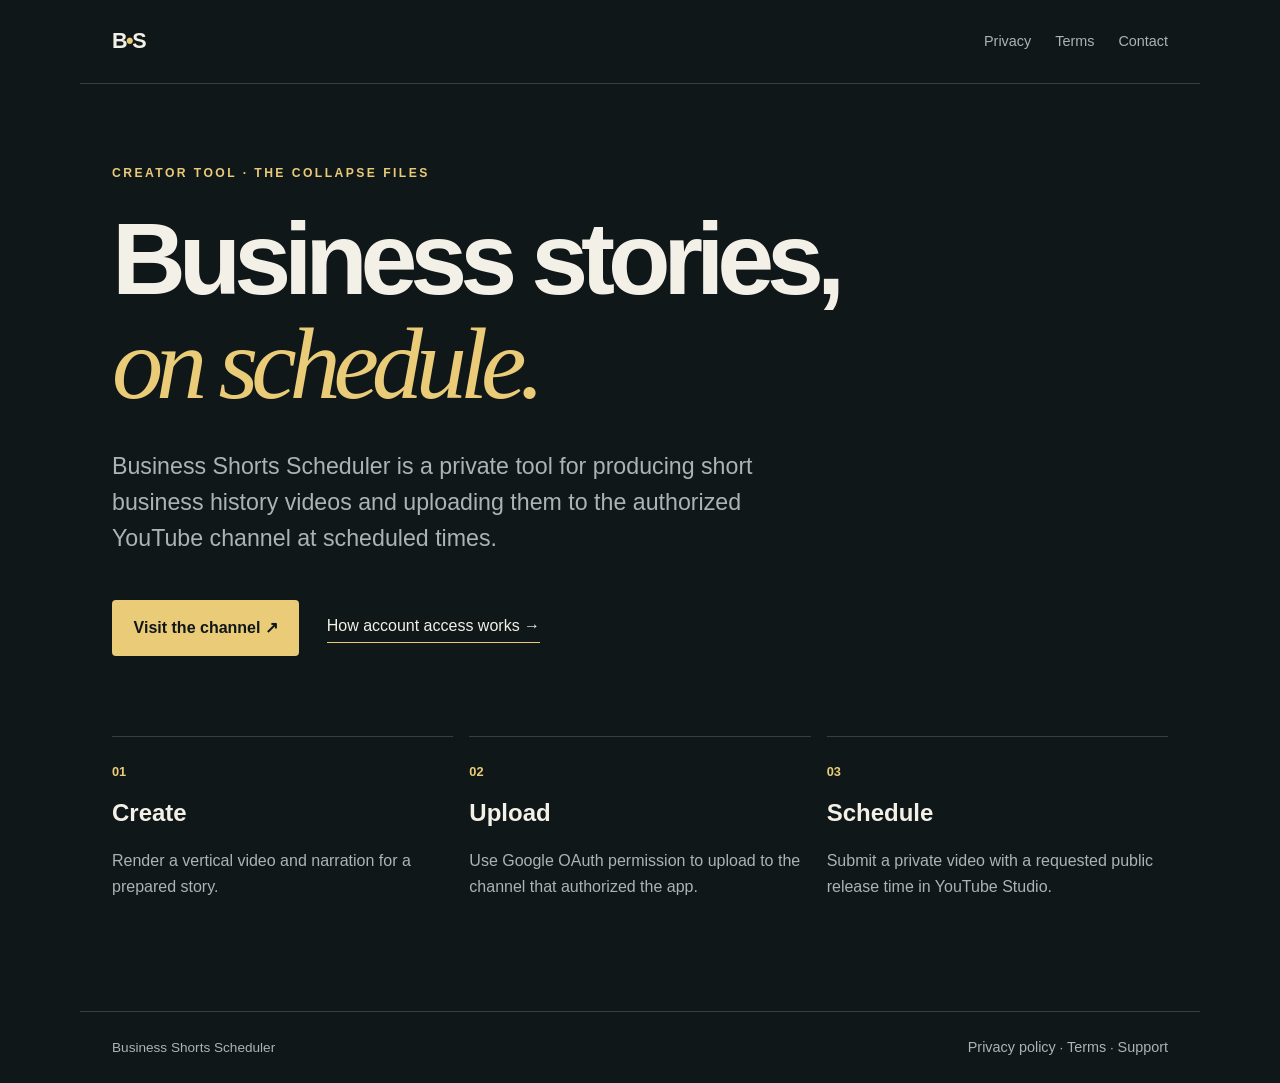
<file: index.html>
<!doctype html>
<html lang="en">
<head>
  <meta charset="utf-8">
  <meta name="viewport" content="width=device-width, initial-scale=1">
  <meta name="description" content="Business Shorts Scheduler support and privacy information.">
  <meta name="google-site-verification" content="0WXRLDorKp12IzqQhV8FBamaFW7JgCBmmsQcMIEs-hY">
  <title>Business Shorts Scheduler</title>
  <link rel="stylesheet" href="/styles.css">
</head>
<body>
  <header class="site-header"><a class="brand" href="/">B<span>•</span>S</a><nav aria-label="Main"><a href="/privacy.html">Privacy</a><a href="/terms.html">Terms</a><a href="mailto:chasendean2@gmail.com">Contact</a></nav></header>
  <main class="page hero">
    <p class="eyebrow">Creator tool · The Collapse Files</p>
    <h1>Business stories,<br><em>on schedule.</em></h1>
    <p class="lead">Business Shorts Scheduler is a private tool for producing short business history videos and uploading them to the authorized YouTube channel at scheduled times.</p>
    <div class="actions"><a class="button" href="https://www.youtube.com/channel/UCL4rdzkcSiirgydjkGPlDpA">Visit the channel <span aria-hidden="true">↗</span></a><a class="text-link" href="/privacy.html">How account access works <span aria-hidden="true">→</span></a></div>
    <section class="info-grid" aria-label="How it works"><article><span class="number">01</span><h2>Create</h2><p>Render a vertical video and narration for a prepared story.</p></article><article><span class="number">02</span><h2>Upload</h2><p>Use Google OAuth permission to upload to the channel that authorized the app.</p></article><article><span class="number">03</span><h2>Schedule</h2><p>Submit a private video with a requested public release time in YouTube Studio.</p></article></section>
  </main>
  <footer><span>Business Shorts Scheduler</span><span><a href="/privacy.html">Privacy policy</a> · <a href="/terms.html">Terms</a> · <a href="mailto:chasendean2@gmail.com">Support</a></span></footer>
</body>
</html>
</file>
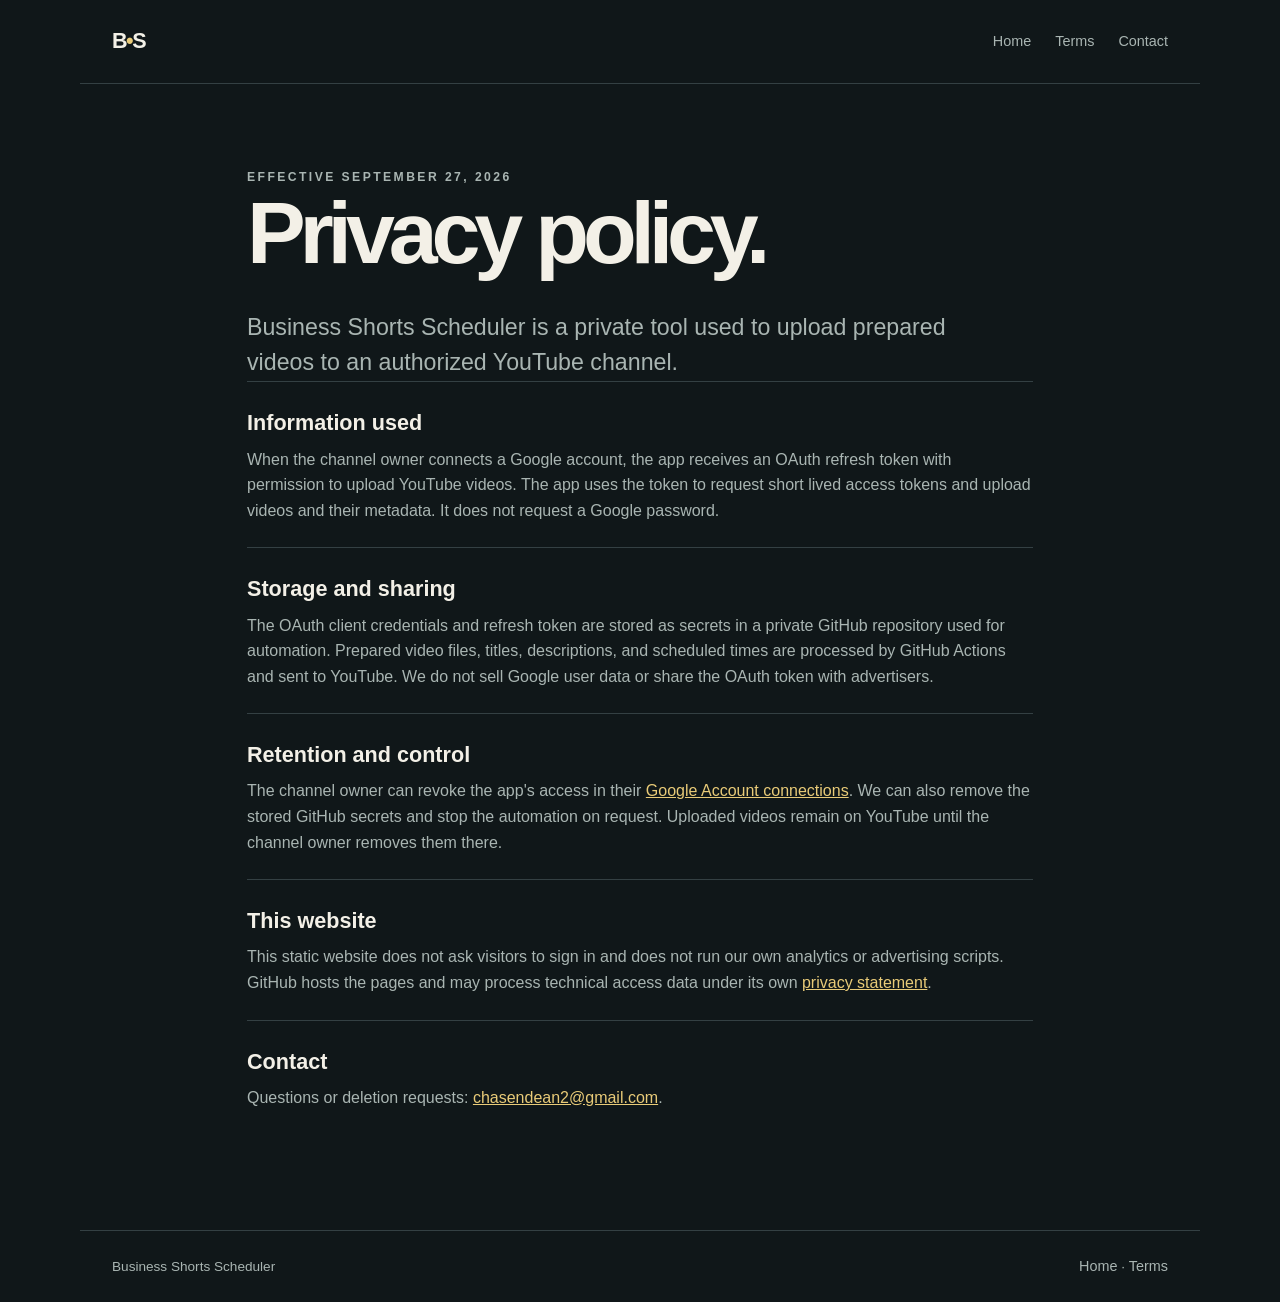
<file: privacy.html>
<!doctype html>
<html lang="en">
<head><meta charset="utf-8"><meta name="viewport" content="width=device-width, initial-scale=1"><meta name="description" content="Privacy policy for Business Shorts Scheduler."><title>Privacy policy · Business Shorts Scheduler</title><link rel="stylesheet" href="/styles.css"></head>
<body>
  <header class="site-header"><a class="brand" href="/">B<span>•</span>S</a><nav aria-label="Main"><a href="/">Home</a><a href="/terms.html">Terms</a><a href="mailto:chasendean2@gmail.com">Contact</a></nav></header>
  <main class="page document"><p class="eyebrow">Effective September 27, 2026</p><h1>Privacy policy.</h1><p class="lead">Business Shorts Scheduler is a private tool used to upload prepared videos to an authorized YouTube channel.</p>
    <section><h2>Information used</h2><p>When the channel owner connects a Google account, the app receives an OAuth refresh token with permission to upload YouTube videos. The app uses the token to request short lived access tokens and upload videos and their metadata. It does not request a Google password.</p></section>
    <section><h2>Storage and sharing</h2><p>The OAuth client credentials and refresh token are stored as secrets in a private GitHub repository used for automation. Prepared video files, titles, descriptions, and scheduled times are processed by GitHub Actions and sent to YouTube. We do not sell Google user data or share the OAuth token with advertisers.</p></section>
    <section><h2>Retention and control</h2><p>The channel owner can revoke the app's access in their <a href="https://myaccount.google.com/connections">Google Account connections</a>. We can also remove the stored GitHub secrets and stop the automation on request. Uploaded videos remain on YouTube until the channel owner removes them there.</p></section>
    <section><h2>This website</h2><p>This static website does not ask visitors to sign in and does not run our own analytics or advertising scripts. GitHub hosts the pages and may process technical access data under its own <a href="https://docs.github.com/en/site-policy/privacy-policies/github-privacy-statement">privacy statement</a>.</p></section>
    <section><h2>Contact</h2><p>Questions or deletion requests: <a href="mailto:chasendean2@gmail.com">chasendean2@gmail.com</a>.</p></section>
  </main><footer><span>Business Shorts Scheduler</span><span><a href="/">Home</a> · <a href="/terms.html">Terms</a></span></footer>
</body></html>
</file>
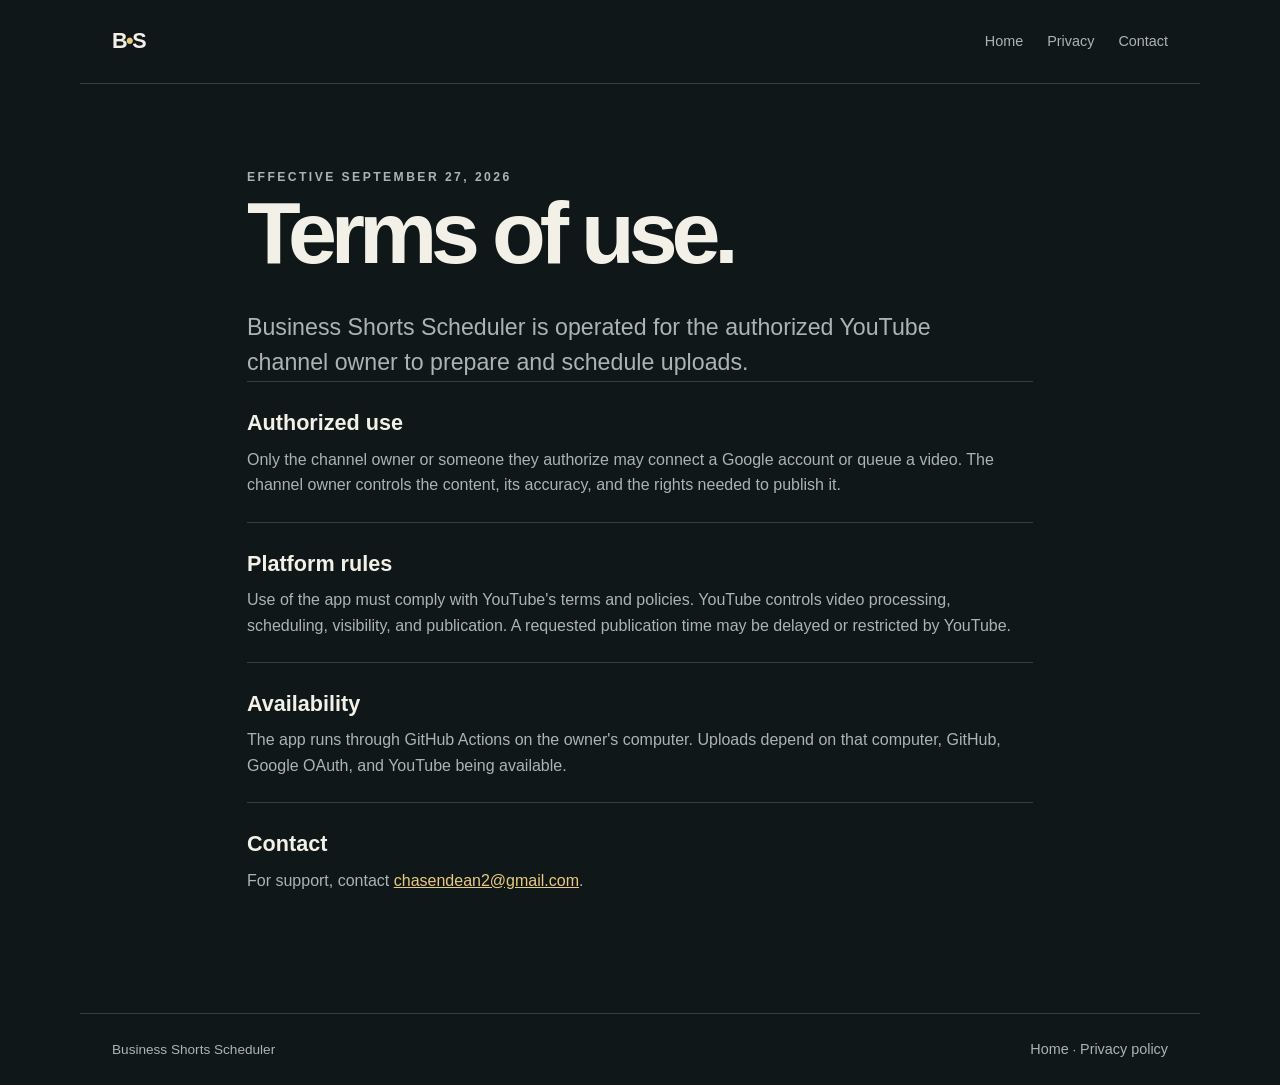
<file: terms.html>
<!doctype html>
<html lang="en">
<head><meta charset="utf-8"><meta name="viewport" content="width=device-width, initial-scale=1"><meta name="description" content="Terms for Business Shorts Scheduler."><title>Terms · Business Shorts Scheduler</title><link rel="stylesheet" href="/styles.css"></head>
<body>
  <header class="site-header"><a class="brand" href="/">B<span>•</span>S</a><nav aria-label="Main"><a href="/">Home</a><a href="/privacy.html">Privacy</a><a href="mailto:chasendean2@gmail.com">Contact</a></nav></header>
  <main class="page document"><p class="eyebrow">Effective September 27, 2026</p><h1>Terms of use.</h1><p class="lead">Business Shorts Scheduler is operated for the authorized YouTube channel owner to prepare and schedule uploads.</p>
    <section><h2>Authorized use</h2><p>Only the channel owner or someone they authorize may connect a Google account or queue a video. The channel owner controls the content, its accuracy, and the rights needed to publish it.</p></section>
    <section><h2>Platform rules</h2><p>Use of the app must comply with YouTube's terms and policies. YouTube controls video processing, scheduling, visibility, and publication. A requested publication time may be delayed or restricted by YouTube.</p></section>
    <section><h2>Availability</h2><p>The app runs through GitHub Actions on the owner's computer. Uploads depend on that computer, GitHub, Google OAuth, and YouTube being available.</p></section>
    <section><h2>Contact</h2><p>For support, contact <a href="mailto:chasendean2@gmail.com">chasendean2@gmail.com</a>.</p></section>
  </main><footer><span>Business Shorts Scheduler</span><span><a href="/">Home</a> · <a href="/privacy.html">Privacy policy</a></span></footer>
</body></html>
</file>
<file: styles.css>
:root{color-scheme:dark;--bg:#101719;--panel:#1a2426;--line:#344043;--text:#f3f0e7;--muted:#a9b5b2;--accent:#e9cb78}*{box-sizing:border-box}html{scroll-behavior:smooth}body{margin:0;background:var(--bg);color:var(--text);font-family:Inter,ui-sans-serif,-apple-system,BlinkMacSystemFont,"Segoe UI",sans-serif;line-height:1.6}a{color:inherit}a:hover{color:var(--accent)}.site-header,footer{display:flex;justify-content:space-between;align-items:center;gap:1rem;max-width:1120px;margin:auto;padding:1.5rem 2rem}.site-header{border-bottom:1px solid var(--line)}.brand{text-decoration:none;font-size:1.35rem;font-weight:800;letter-spacing:-.07em}.brand span{color:var(--accent)}nav{display:flex;gap:1.5rem}nav a,footer a{text-decoration:none;color:var(--muted);font-size:.9rem}.page{max-width:1120px;margin:auto;padding:5rem 2rem 6rem}.hero{min-height:70vh}.eyebrow{text-transform:uppercase;letter-spacing:.2em;color:var(--accent);font-size:.76rem;font-weight:800;margin:0 0 1.5rem}h1{font-size:clamp(3.2rem,8vw,7rem);line-height:1.02;letter-spacing:-.07em;margin:0 0 2rem;font-weight:760}h1 em{font-family:Georgia,serif;font-weight:400;color:var(--accent)}.lead{max-width:700px;font-size:clamp(1.15rem,2vw,1.45rem);line-height:1.55;color:var(--muted)}.actions{display:flex;align-items:center;flex-wrap:wrap;gap:1.7rem;margin:2.7rem 0 5rem}.button{background:var(--accent);color:var(--bg);text-decoration:none;padding:.95rem 1.35rem;border-radius:.25rem;font-weight:750}.button:hover{background:#f5dd9e;color:var(--bg)}.text-link{text-decoration:none;border-bottom:1px solid var(--accent);padding-bottom:.2rem}.info-grid{display:grid;grid-template-columns:repeat(3,1fr);gap:1rem}.info-grid article{border-top:1px solid var(--line);padding:1.3rem .5rem 0 0}.number{font-size:.8rem;color:var(--accent);font-weight:800}.info-grid h2{font-size:1.5rem;margin:.65rem 0}.info-grid p,.document p{color:var(--muted)}.document{max-width:850px}.document h1{font-size:clamp(3rem,7vw,5.5rem)}.document section{border-top:1px solid var(--line);padding:1.5rem 0}.document h2{font-size:1.35rem;margin:0 0 .35rem}.document p{margin:.3rem 0 0}.document a{color:var(--accent)}footer{border-top:1px solid var(--line);color:var(--muted);font-size:.85rem}@media(max-width:640px){.site-header,footer{padding:1.2rem}.page{padding:3.5rem 1.2rem 4rem}nav{gap:.75rem}nav a{font-size:.8rem}.info-grid{grid-template-columns:1fr}.actions{margin-bottom:3.5rem}footer{align-items:flex-start;flex-direction:column}}
</file>
